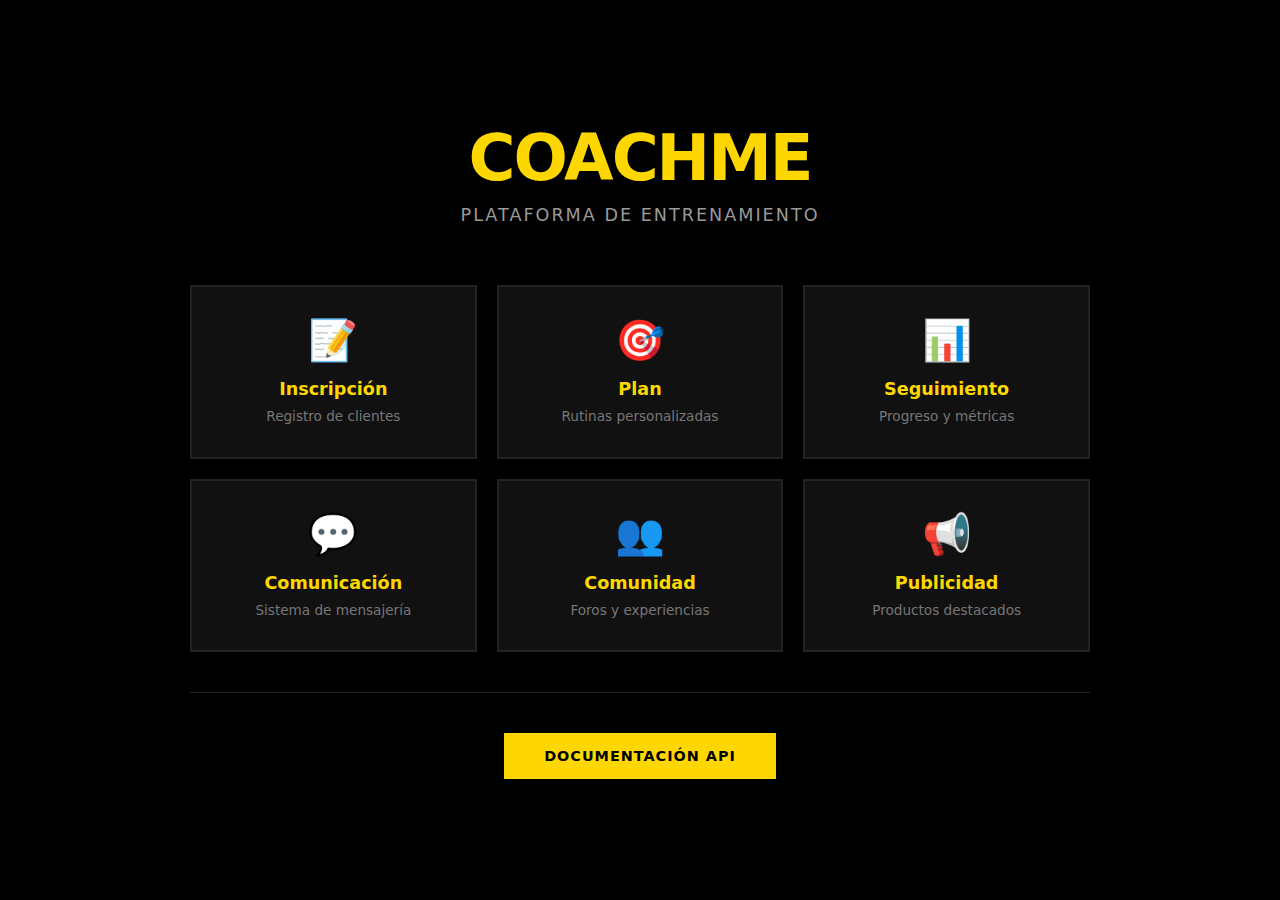
<file: index.html>
<!DOCTYPE html>
<html lang="es">
<head>
    <meta charset="UTF-8">
    <meta name="viewport" content="width=device-width, initial-scale=1.0">
    <title>CoachMe - Inicio</title>
    <style>
        * {
            margin: 0;
            padding: 0;
            box-sizing: border-box;
        }

        body {
            font-family: 'Inter', 'Segoe UI', system-ui, sans-serif;
            background: #000000;
            color: #ffffff;
            min-height: 100vh;
            display: flex;
            justify-content: center;
            align-items: center;
            padding: 20px;
        }

        .container {
            max-width: 900px;
            width: 100%;
        }

        header {
            text-align: center;
            margin-bottom: 60px;
        }

        h1 {
            font-size: 4em;
            font-weight: 900;
            color: #FFD700;
            margin-bottom: 10px;
            letter-spacing: -2px;
        }

        .subtitle {
            color: #999;
            font-size: 1.1em;
            font-weight: 300;
            letter-spacing: 2px;
            text-transform: uppercase;
        }

        .modules-grid {
            display: grid;
            grid-template-columns: repeat(3, 1fr);
            gap: 20px;
            margin-bottom: 40px;
        }

        .module-card {
            background: #111;
            border: 2px solid #222;
            padding: 30px 20px;
            text-align: center;
            text-decoration: none;
            color: #fff;
            transition: all 0.3s cubic-bezier(0.4, 0, 0.2, 1);
            position: relative;
            overflow: hidden;
        }

        .module-card::before {
            content: '';
            position: absolute;
            top: 0;
            left: 0;
            width: 100%;
            height: 3px;
            background: #FFD700;
            transform: scaleX(0);
            transition: transform 0.3s;
        }

        .module-card:hover {
            border-color: #FFD700;
            transform: translateY(-5px);
        }

        .module-card:hover::before {
            transform: scaleX(1);
        }

        .module-icon {
            font-size: 2.5em;
            margin-bottom: 15px;
        }

        .module-name {
            font-size: 1.1em;
            font-weight: 700;
            color: #FFD700;
            margin-bottom: 8px;
        }

        .module-desc {
            font-size: 0.85em;
            color: #777;
            line-height: 1.4;
        }

        .api-section {
            text-align: center;
            padding-top: 40px;
            border-top: 1px solid #222;
        }

        .api-link {
            display: inline-block;
            padding: 15px 40px;
            background: #FFD700;
            color: #000;
            text-decoration: none;
            font-weight: 700;
            text-transform: uppercase;
            letter-spacing: 1px;
            font-size: 0.9em;
            transition: all 0.3s;
        }

        .api-link:hover {
            background: #FFC700;
            box-shadow: 0 0 20px rgba(255, 215, 0, 0.3);
        }

        @media (max-width: 768px) {
            h1 {
                font-size: 2.5em;
            }

            .modules-grid {
                grid-template-columns: repeat(2, 1fr);
            }
        }

        @media (max-width: 480px) {
            .modules-grid {
                grid-template-columns: 1fr;
            }
        }
    </style>
</head>
<body>
    <div class="container">
        <header>
            <h1>COACHME</h1>
            <p class="subtitle">Plataforma de Entrenamiento</p>
        </header>

        <div class="modules-grid">

            <a href="/inscripcion" class="module-card">
                <div class="module-icon">📝</div>
                <div class="module-name">Inscripción</div>
                <div class="module-desc">Registro de clientes</div>
            </a>

            <a href="/chat" class="module-card">
                <div class="module-icon">🎯</div>
                <div class="module-name">Plan</div>
                <div class="module-desc">Rutinas personalizadas</div>
            </a>

            <a href="/seguimiento" class="module-card">
                <div class="module-icon">📊</div>
                <div class="module-name">Seguimiento</div>
                <div class="module-desc">Progreso y métricas</div>
            </a>

            <a href="/comunicacion" class="module-card">
                <div class="module-icon">💬</div>
                <div class="module-name">Comunicación</div>
                <div class="module-desc">Sistema de mensajería</div>
            </a>

            <a href="/comunidad" class="module-card">
                <div class="module-icon">👥</div>
                <div class="module-name">Comunidad</div>
                <div class="module-desc">Foros y experiencias</div>
            </a>

            <a href="/publicidad" class="module-card">
                <div class="module-icon">📢</div>
                <div class="module-name">Publicidad</div>
                <div class="module-desc">Productos destacados</div>
            </a>
        </div>

        <div class="api-section">
            <a href="/docs" class="api-link">Documentación API</a>
        </div>
    </div>
</body>
</html>
</file>
